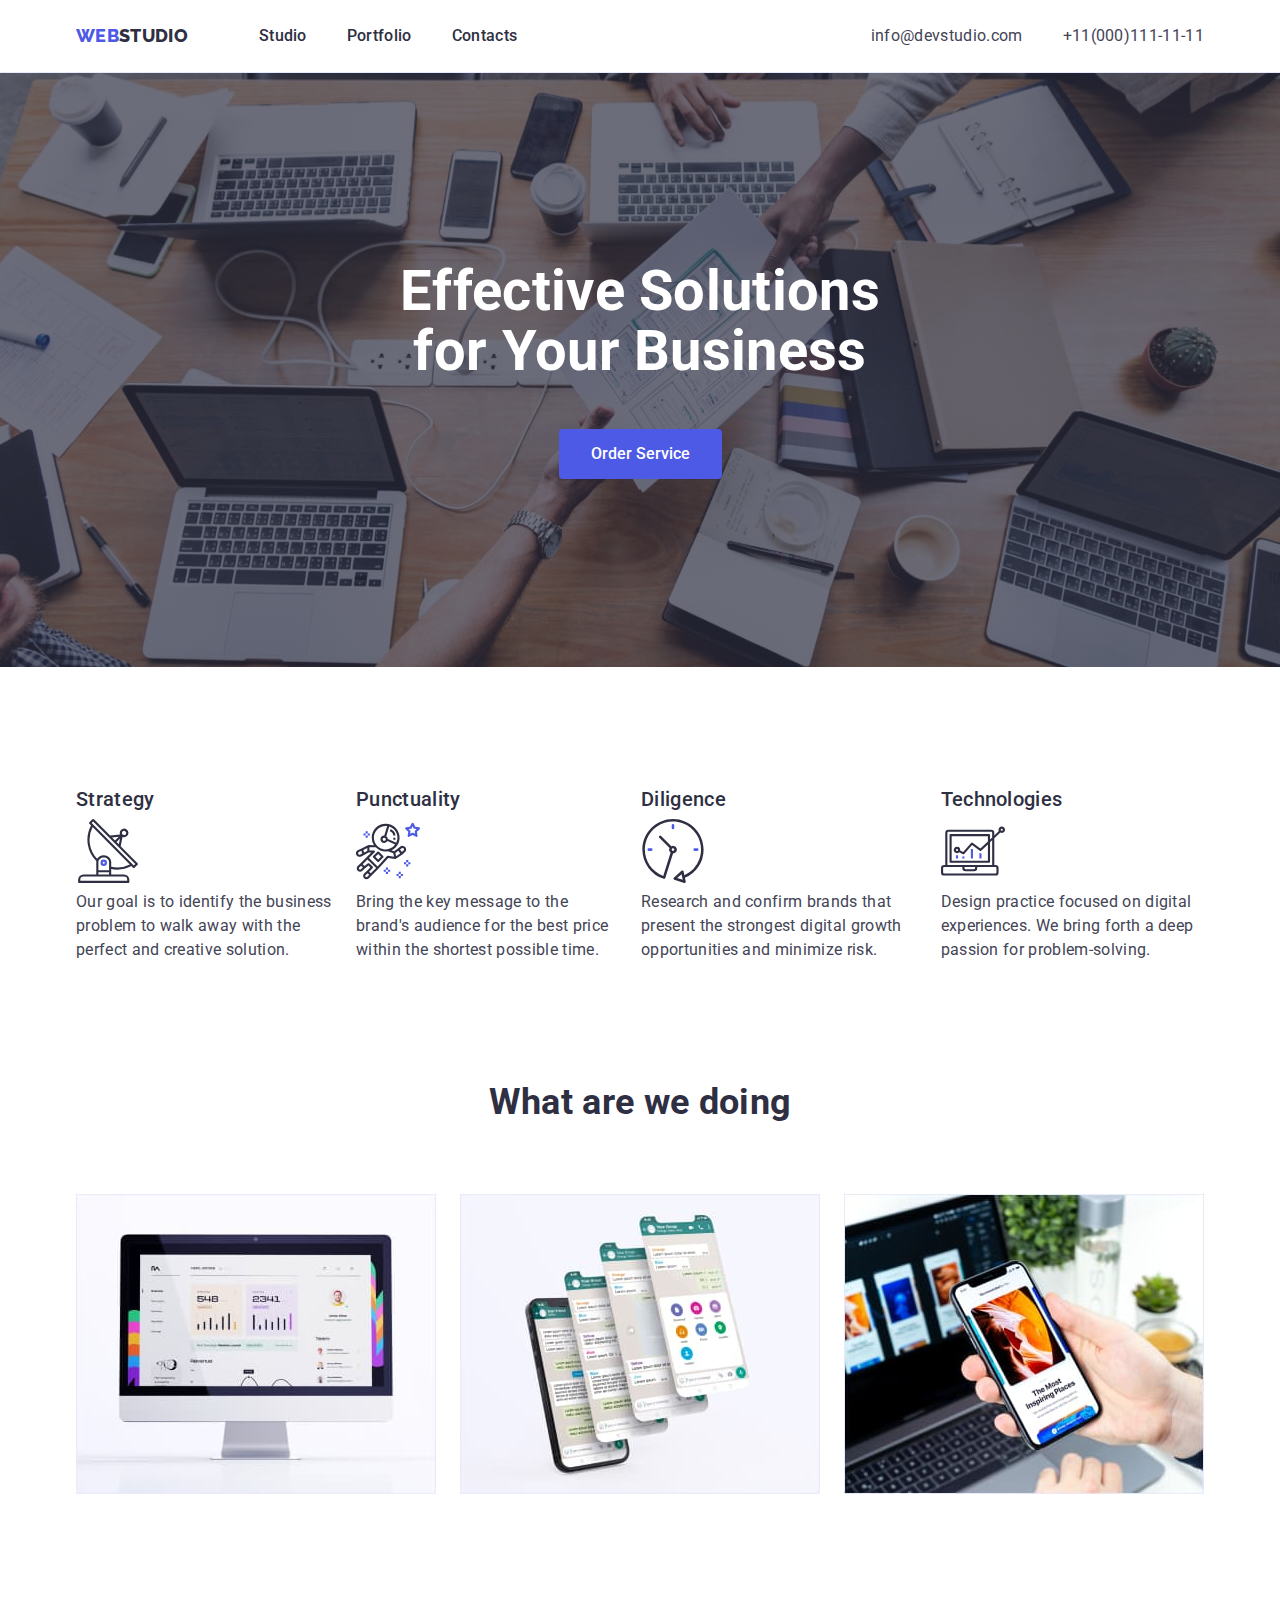
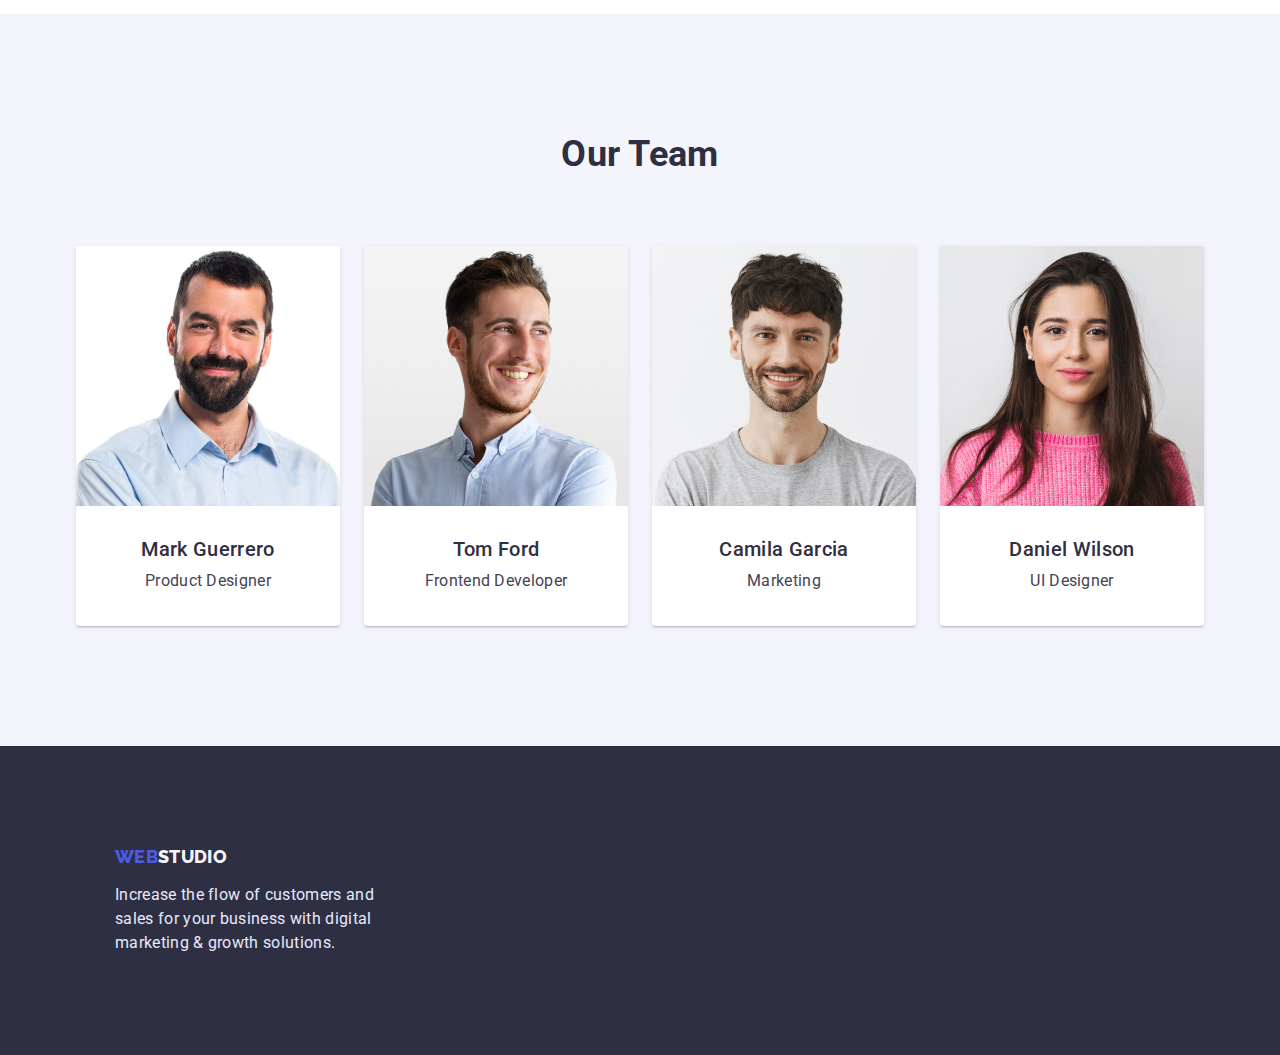
<file: index.html>
<!DOCTYPE html>
<html lang="en">
  <!-- Head -->
  <head>
    <meta charset="UTF-8" />
    <meta http-equiv="X-UA-Compatible" content="IE=edge" />
    <meta name="viewport" content="width=device-width, initial-scale=1.0" />
    <title>Webstudio</title>
    <link
      href="
          https://cdn.jsdelivr.net/npm/modern-normalize@1.1.0/modern-normalize.min.css"
      rel="stylesheet"
    />
    <link
      href="https://fonts.googleapis.com/css2?family=Roboto:wght@400;500;700;900&family=Raleway:wght@800&display=swap"
      rel="stylesheet"
    />
    <link rel="stylesheet" href="./scc/styles.css" />
  </head>
  <body>
    <!-- HEADER -->
    <header class="header">
      <div class="container">
        <nav class="header-nav header-container">
          <a class="header-logo link" href="./index.html"
            >Web<span class="logo-studio">studio</span></a
          >
          <ul class="header-list list header-container">
            <li class="header-item">
              <a class="header-item-link link" href="./index.html">Studio</a>
            </li>
            <li class="header-item">
              <a class="header-item-link link" href="./portfolio.html"
                >Portfolio</a
              >
            </li>
            <li class="header-item">
              <a class="header-item-link link" href="">Contacts</a>
            </li>
          </ul>

          <address class="header-contacts">
            <ul class="header-contacts-list list header-container">
              <li class="contacts-item">
                <a
                  class="contacts-item-email link"
                  href="mailto:info@devstudio.com"
                  >info@devstudio.com</a
                >
              </li>
              <!-- email -->
              <li class="contacts-item header-container">
                <a class="contacts-item-tel link" href="tel:+110001111111"
                  >+11(000)111-11-11</a
                >
              </li>
              <!-- tel. number -->
            </ul>
          </address>
        </nav>
      </div>
    </header>
    <main>
      <!-- Hero -->

      <section class="hero">
        <div class="container">
          <h1 class="hero-main-title">Effective Solutions for Your Business</h1>
          <button class="hero-modal-btn" type="button">Order Service</button>
        </div>
      </section>

      <!-- Description about company -->

      <section class="descr">
        <div class="container">
          <h2 hidden>Description</h2>
          <ul class="descr-list list">
            <li class="descr-item">
              <h3 class="descr-caption">Strategy</h3>
              <svg class="descr-icon" width="64px" height="64px">
                <use href="./img/icon/symbol-defs.svg#icon-antenna"></use>
              </svg>
              <p class="descr-text">
                Our goal is to identify the business problem to walk away with
                the perfect and creative solution.
              </p>
            </li>
            <li class="descr-item">
              <h3 class="descr-caption">Punctuality</h3>
              <svg class="descr-icon" width="64px" height="64px">
                <use href="./img/icon/symbol-defs.svg#icon-astronaut"></use>
              </svg>
              <p class="descr-text">
                Bring the key message to the brand's audience for the best price
                within the shortest possible time.
              </p>
            </li>
            <li class="descr-item">
              <h3 class="descr-caption">Diligence</h3>
              <svg class="descr-icon" width="64px" height="64px">
                <use href="./img/icon/symbol-defs.svg#icon-clock"></use>
              </svg>
              <p class="descr-text">
                Research and confirm brands that present the strongest digital
                growth opportunities and minimize risk.
              </p>
            </li>
            <li class="descr-item">
              <h3 class="descr-caption">Technologies</h3>
              <svg class="descr-icon" width="64px" height="64px">
                <use href="./img/icon/symbol-defs.svg#icon-diagram"></use>
              </svg>
              <p class="descr-text">
                Design practice focused on digital experiences. We bring forth a
                deep passion for problem-solving.
              </p>
            </li>
          </ul>
        </div>
      </section>

      <!-- Company Services -->

      <section class="services">
        <div class="container">
          <h2 class="services-title">What are we doing</h2>
          <ul class="services-list list">
            <li class="services-item">
              <img
                class="service-item-photo"
                src="./img/servises/servises-1.jpg"
                alt="computer screen"
                width="360"
                height="300"
              />
            </li>
            <li class="services-item">
              <img
                class="service-item-photo"
                src="./img/servises/servises-2.jpg"
                alt="screen telephone"
                width="360"
                height="300"
              />
            </li>
            <li class="services-item">
              <img
                class="service-item-photo"
                src="./img/servises/servises-3.jpg"
                alt="telephone with laptop"
                width="360"
                height="300"
              />
            </li>
          </ul>
        </div>
      </section>

      <!-- Team members -->

      <section class="team">
        <div class="container">
          <h2 class="team-subtitle">Our Team</h2>
          <ul class="team-list list">
            <li class="team-item">
              <div class="container-wrapper">
                <img
                  class="team-photo"
                  src="./img/team-members/team-member-1.jpg"
                  alt="smiling man"
                  width="264"
                  height="260"
                />
                <div class="bottom-part">
                  <h3 class="team-name">Mark Guerrero</h3>
                  <p class="team-position">Product Designer</p>
                </div>
              </div>
            </li>
            <li class="team-item">
              <div class="container-wrapper">
                <img
                  class="team-photo"
                  src="./img/team-members/team-member-2.jpg"
                  alt="smaling man looking away"
                  width="264"
                  height="260"
                />
                <div class="bottom-part">
                  <h3 class="team-name">Tom Ford</h3>
                  <p class="team-position">Frontend Developer</p>
                </div>
              </div>
            </li>
            <li class="team-item">
              <div class="container-wrapper">
                <img
                  class="team-photo"
                  src="./img/team-members/team-member-3.jpg"
                  alt="smiling girl in pink sweater"
                  width="264"
                  height="260"
                />
                <div class="bottom-part">
                  <h3 class="team-name">Camila Garcia</h3>
                  <p class="team-position">Marketing</p>
                </div>
              </div>
            </li>
            <li class="team-item">
              <div class="container-wrapper">
                <img
                  class="team-photo"
                  src="./img/team-members/team-member-4.jpg"
                  alt="smiling beardet man"
                  width="264"
                  height="260"
                />
                <div class="bottom-part">
                  <h3 class="team-name">Daniel Wilson</h3>
                  <p class="team-position">UI Designer</p>
                </div>
              </div>
            </li>
          </ul>
        </div>
      </section>
    </main>
    <!-- Footer -->
    <footer class="footer">
      <div class="container">
        <a class="footer-logo link" href="/"
          >Web<span class="footer-logo-studio">studio</span></a
        >
        <p class="footer-text">
          Increase the flow of customers and sales for your business with
          digital marketing & growth solutions.
        </p>
      </div>
    </footer>
  </body>
</html>
</file>
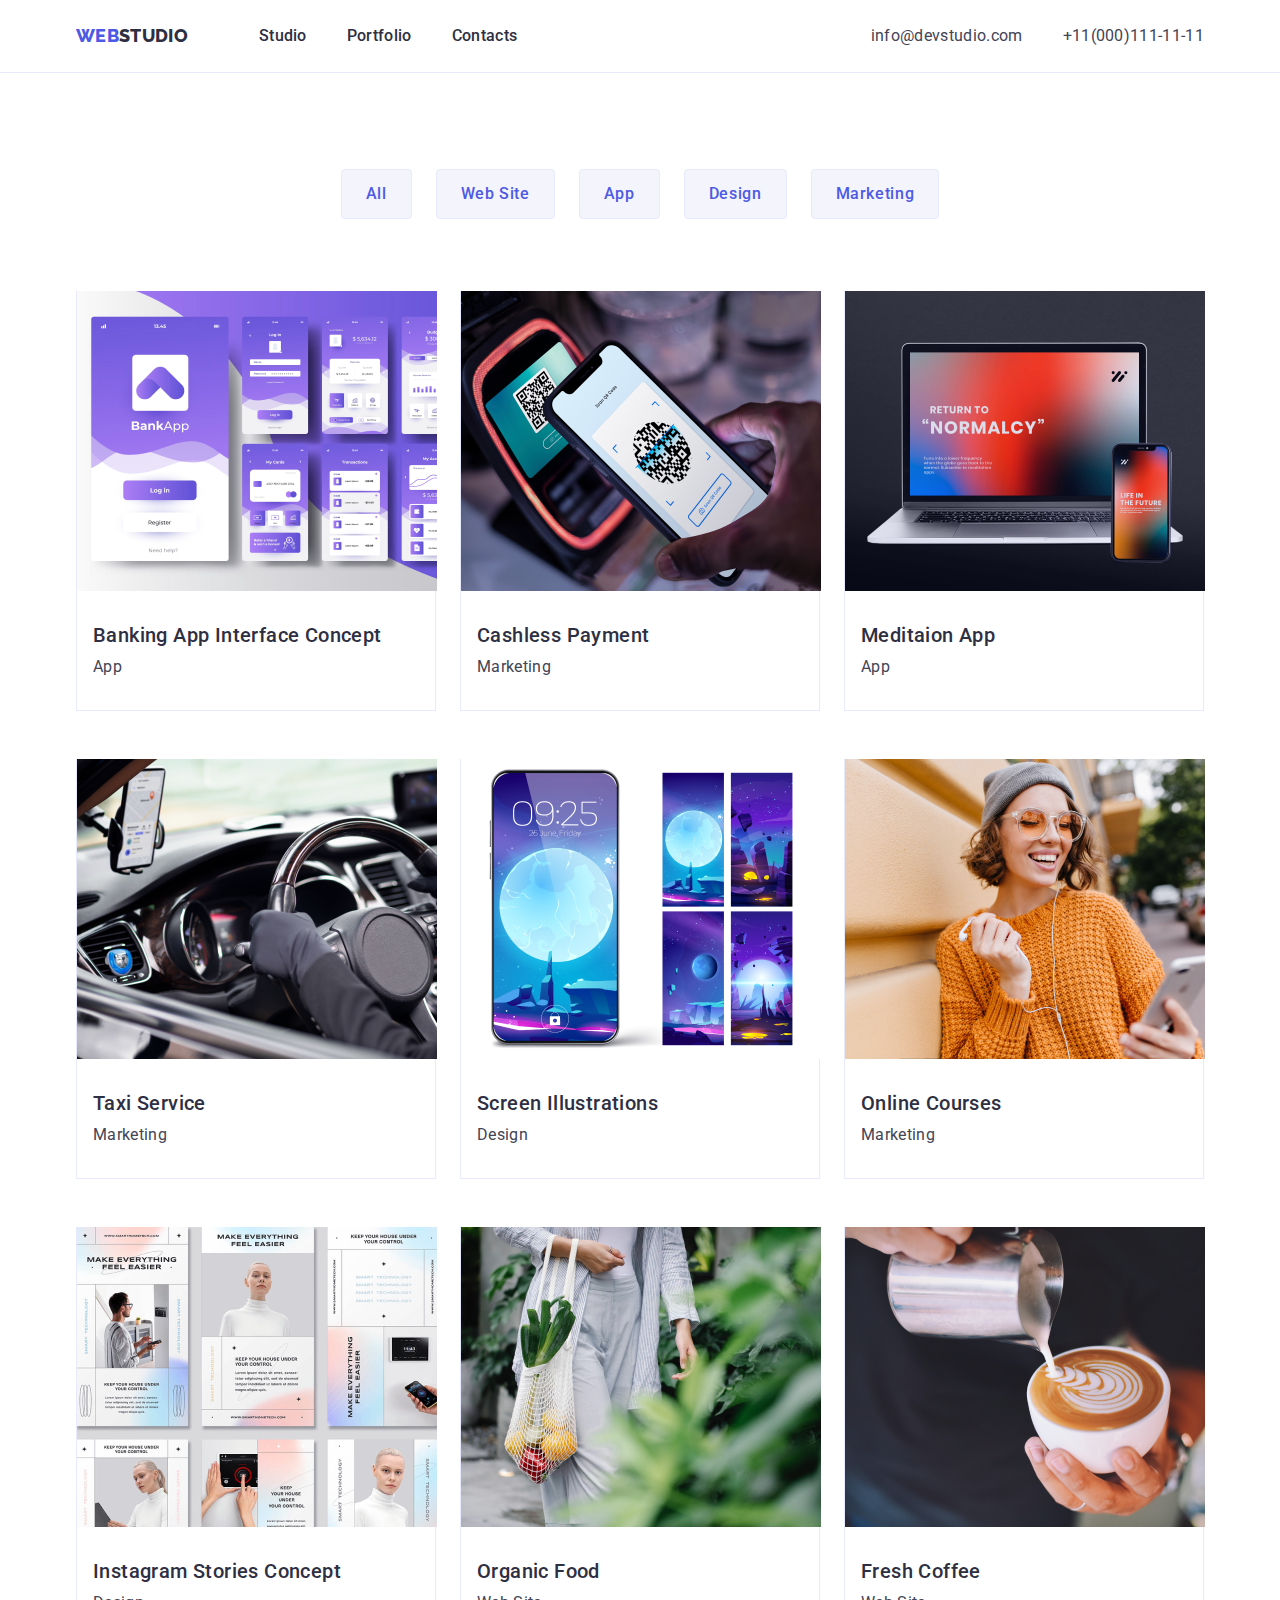
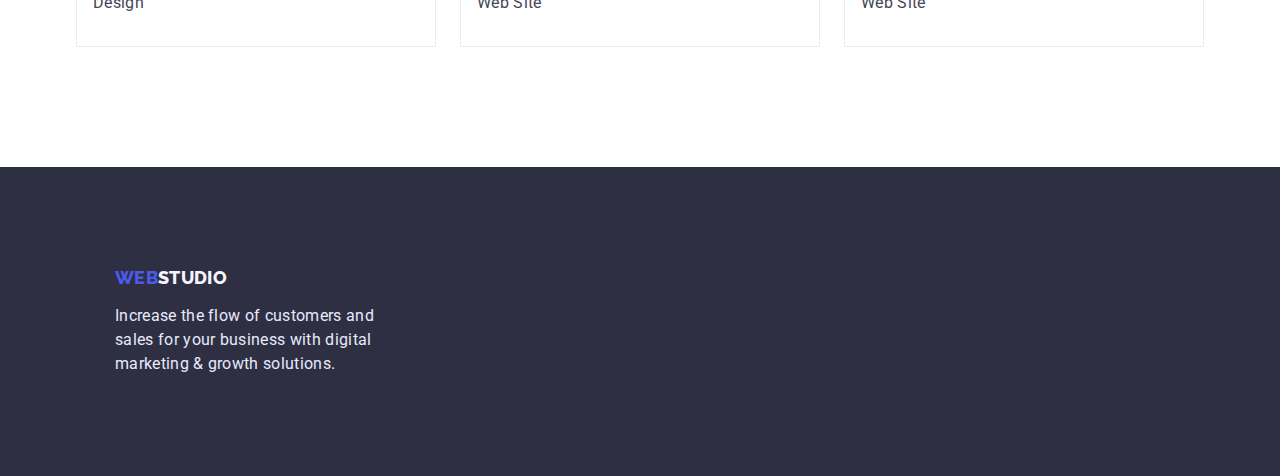
<file: portfolio.html>
<!DOCTYPE html>
<html lang="en">
  <!-- Head -->
  <head>
    <meta charset="UTF-8" />
    <meta http-equiv="X-UA-Compatible" content="IE=edge" />
    <meta name="viewport" content="width=device-width, initial-scale=1.0" />
    <title>Webstudio</title>
    <link
      href="
    https://cdn.jsdelivr.net/npm/modern-normalize@1.1.0/modern-normalize.min.css"
      rel="stylesheet"
    />

    <link
      href="https://fonts.googleapis.com/css2?family=Roboto:wght@400;500;700;900&family=Raleway:wght@800&display=swap"
      rel="stylesheet"
    />
    <link rel="stylesheet" href="./scc/styles.css" />
  </head>
  <body>
    <!-- HEADER -->
    <header class="header">
      <div class="container">
        <nav class="header-nav header-container">
          <a class="header-logo link" href="./index.html"
            >Web<span class="logo-studio">studio</span></a
          >
          <ul class="header-list list header-container">
            <li class="header-item">
              <a class="header-item-link link" href="./index.html">Studio</a>
            </li>
            <li class="header-item">
              <a class="header-item-link link" href="./portfolio.html"
                >Portfolio</a
              >
            </li>
            <li class="header-item">
              <a class="header-item-link link" href="">Contacts</a>
            </li>
          </ul>

          <address class="header-contacts">
            <ul class="header-contacts-list list header-container">
              <li class="contacts-item">
                <a
                  class="contacts-item-email link"
                  href="mailto:info@devstudio.com"
                  >info@devstudio.com</a
                >
              </li>
              <!-- email -->
              <li class="contacts-item header-container">
                <a class="contacts-item-tel link" href="tel:+110001111111"
                  >+11(000)111-11-11</a
                >
              </li>
              <!-- tel. number -->
            </ul>
          </address>
        </nav>
      </div>
    </header>

    <!-- Main -->

    <main>
      <section class="portfolio">
        <div class="container">
          <h1 hidden>Portfolio</h1>
          <ul class="portfolio-list-btn list">
            <li class="link">
              <button class="portfolio-item-btn" type="button">All</button>
            </li>
            <li class="link">
              <button class="portfolio-item-btn" type="button">Web Site</button>
            </li>
            <li class="link">
              <button class="portfolio-item-btn" type="button">App</button>
            </li>
            <li class="link">
              <button class="portfolio-item-btn" type="button">Design</button>
            </li>
            <li class="link">
              <button class="portfolio-item-btn" type="button">
                Marketing
              </button>
            </li>
          </ul>
          <ul class="portfolio-list list">
            <li class="portfolio-list-item">
              <div class="frame-container">
                <a class="link" href="">
                  <img
                    src="./img/portfolio-1.png"
                    alt="app inerface photo"
                    width="360"
                    height="300"
                  />
                   <div class="portfolio-bottom">
                  <h2 class="portfolio-caption">
                    Banking App Interface Concept
                  </h2>
                  <p class="portfolio-text">App</p>
                  </div>
                </a>
                  </div>
            </li>

            <li class="portfolio-list-item">
              <div class="frame-container">
                <a class="link" href="">
                  <img
                    src="./img/portfolio-2.png"
                    alt="phone scans qrcode"
                    width="360"
                    height="300"
                  />
                 <div class="portfolio-bottom">
                  <h2 class="portfolio-caption">Cashless Payment</h2>
                  <p class="portfolio-text">Marketing</p>
                 </div>
                </a>
              </div>
            </li>

            <li class="portfolio-list-item">
              <div class="frame-container">
                <a class="link" href="">
                  <img
                    src="./img/portfolio-3.png"
                    alt="laptop and phone with the same app"
                    width="360"
                    height="300"
                  />
                  <div class="portfolio-bottom">
                  <h2 class="portfolio-caption">Meditaion App</h2>
                  <p class="portfolio-text">App</p>
                  </div>
                </a>
              </div>
            </li>

            <li class="portfolio-list-item">
              <div class="frame-container">
                <a class="link" href="">
                  <img
                    src="./img/portfolio-4.png"
                    alt="man sitting at the wheel of a car"
                    width="360"
                    height="300"
                  />
                  <div class="portfolio-bottom">
                  <h2 class="portfolio-caption">Taxi Service</h2>
                  <p class="portfolio-text">Marketing</p>
                </div>
                </a>
              </div>
            </li>
            
            <li class="portfolio-list-item">
              <div class="frame-container">
                <a class="link" href="">
                  <img
                    src="./img/portfolio-5.png"
                    alt="phone with the moon on the screen"
                    width="360"
                    height="300"
                  />
                  <div class="portfolio-bottom">
                  <h2 class="portfolio-caption">Screen Illustrations</h2>
                  <p class="portfolio-text">Design</p>
                  </div>
                </a>
              </div>
            </li>

            <li class="portfolio-list-item">
              <div class="frame-container">
                <a class="link" href="">
                  <img
                    src="./img/portfolio-6.png"
                    alt="a girl in an oranje sweater speaks on a video call"
                    width="360"
                    height="300"
                  />
                  <div class="portfolio-bottom">
                  <h2 class="portfolio-caption">Online Courses</h2>
                  <p class="portfolio-text">Marketing</p>
                  </div>
                </a>
              </div>
            </li>
            <li class="portfolio-list-item">
              <div class="frame-container">
                <a class="link" href="">
                  <img
                    src="./img/portfolio-7.png"
                    alt="instagram page screenshots"
                    width="360"
                    height="300"
                  />
                  <div class="portfolio-bottom">
                  <h2 class="portfolio-caption">Instagram Stories Concept</h2>
                  <p class="portfolio-text">Design</p>
                </div>
                </a>
              </div>
            </li>
            <li class="portfolio-list-item">
              <div class="frame-container">
                <a class="link" href="">
                  <img
                    src="./img/portfolio-8.png"
                    alt="girl with a bag of vegetables and fruits"
                    width="360"
                    height="300"
                  />
                  <div class="portfolio-bottom">
                  <h2 class="portfolio-caption">Organic Food</h2>
                  <p class="portfolio-text">Web Site</p>
                  </div>
                </a>
              </div>
            </li>
            <li class="portfolio-list-item">
              <div class="frame-container">
                <a class="link" href="">
                  <img
                    src="./img/portfolio-9.png"
                    alt="barista makes pattern pouring milk into coffee"
                    width="360"
                    height="300"
                  />
                  <div class="portfolio-bottom">
                  <h2 class="portfolio-caption">Fresh Coffee</h2>
                  <p class="portfolio-text">Web Site</p>
                  </div>
                </a>
              </div>
            </li>
          </ul>
        </div>
      </section>
    </main>

    <!-- Footer -->
    <footer class="footer">
      <div class="container">
        <a class="footer-logo link" href="/"
          >Web<span class="footer-logo-studio">studio</span></a
        >
        <p class="footer-text">
          Increase the flow of customers and sales for your business with
          digital marketing & growth solutions.
        </p>
      </div>
    </footer>
  </body>
</html>
</file>
<file: scc/styles.css>
body {
  background-color: var(--color-white);
  color: var(--color-slate);
  font-family: "Roboto", sans-serif;
  font-weight: 400;
  font-size: 16px;
  line-height: calc(24 / 16);
  letter-spacing: 0.02em;
}

h1,
h2,
h3,
h4,
p {
  margin-bottom: 0;
  margin-top: 0;
}
ul {
  margin-bottom: 0;
  margin-top: 0;
  padding-left: 0;
}
img {
  display: block;
}
.list {
  list-style: none;
}
.link {
  text-decoration: none;
}

:root {
  --color-iris: #4d5ae5;
  --color-ocean: #404bbf;
  --color-navy-blue: #2e2f42;
  --color-green: #31d0aa;
  --color-slate: #434455;
  --color-light-slate: #8e8f99;
  --color-cornflower: #e7e9fc;
  --color-cloud: #f4f4fd;
  --color-navy-blue-modal: #2e2f42;
  --color-grey: #2e2f42;
  --color-white: #ffffff;
}
.container {
  width: 1158px;
  margin-left: auto;
  margin-right: auto;
  padding-left: 15px;
  padding-right: 15px;
}
.header-list {
  display: flex;
  gap: 40px;
}

/* HEADER */
.header {
  padding: 24px 0;
  border-bottom: 1px solid #e7e9fc;
}

.header-container {
  display: flex;
  align-items: center;
}
.header-logo {
  font-family: "Raleway", sans-serif;
  font-style: normal;
  font-weight: 800;
  font-size: 18px;
  line-height: calc(24 / 18);
  display: inline-block;
  color: var(--color-iris);
  margin-right: 71px;
  text-transform: uppercase;
}
.logo-studio {
  color: var(--color-grey);
}
.header-item-link {
  font-weight: 500;
  color: var(--color-navy-blue-modal);
}
.header-contacts {
  margin-left: auto;
}
.header-contacts-list {
  column-gap: 40px;
}

.header-item-link:hover,
.header-item-link:focus {
  color: var(--color-ocean);
}
.contacts-item-email {
  color: var(--color-slate);
  font-style: normal;
}
.contacts-item-email:hover,
.contacts-item-email:focus {
  color: var(--color-ocean);
}
.contacts-item-tel {
  color: var(--color-slate);
  font-style: normal;
}
.contacts-item-tel:hover,
.contacts-item-tel:focus {
  color: var(--color-ocean);
}

/* HERO */

.hero {
  background-image: linear-gradient(
      rgba(46, 47, 66, 0.7),
      rgba(46, 47, 66, 0.7)
    ),
    url(../img/hero/people-office\ 1.jpg);
  background-repeat: no-repeat;
  background-position: center;
  background-size: 1440px 600px;
  padding: 188px 0;
  text-align: center;
}
.hero-main-title {
  font-weight: 700;
  font-size: 56px;
  line-height: calc(60 / 56);
  width: 500px;
  color: var(--color-white);
  margin: auto;
  margin-bottom: 48px;
}
.hero-modal-btn {
  background: var(--color-iris);
  color: var(--color-white);
  font-weight: 500;
  display: inline-flex;
  padding: 16px 32px;
  align-items: center;
  justify-content: center;
  border: none;
  border-radius: 4px;
}
.hero-modal-btn:hover,
.hero-modal-btn:focus {
  background-color: var(--color-ocean);
  cursor: pointer;
}

/* DESCRIPTION ABOUT CONPANY */
.descr-icons {
  display: flex;
  align-items: center;
  justify-content: center;
}
.descr {
  padding: 120px 0 120px 0;
}
.descr-list {
  display: flex;
  column-gap: 24px;
}
.descr-caption {
  font-weight: 500;
  font-size: 20px;
  line-height: calc(24 / 20);
  color: var(--color-navy-blue);
  margin-bottom: 8px;
}

/* SERVICES */
.services {
  padding-bottom: 120px;
}
.services-title {
  font-weight: 700;
  font-size: 36px;
  line-height: calc(40 / 36);
  text-align: center;
  color: var(--color-navy-blue);
  margin: 0 0 72px 0;
}

.services-list {
  display: flex;
  column-gap: 24px;
}

/* Team */
.team {
  background: #f4f4fd;
  padding: 120px 0px;
}
.team-item {
  background-color: #ffffff;
}

.team-subtitle {
  font-weight: 700;
  font-size: 36px;
  line-height: calc(40 / 36);
  text-align: center;
  color: var(--color-grey);
  margin: 0px 0 72px 0;
}
.bottom-part {
  padding: 32px 16px;
  text-align: center;
}
.team-list {
  display: flex;
  column-gap: 24px;
}
.team-name {
  font-weight: 500;
  font-size: 20px;
  line-height: calc(40 / 36);
  color: var(--color-navy-blue-modal);
  margin-bottom: 8px;
}
.container-wrapper {
  width: 264px;
  height: 380px;
  box-shadow: 0px 1px 6px rgba(46, 47, 66, 0.08),
    0px 1px 1px rgba(46, 47, 66, 0.16), 0px 2px 1px rgba(46, 47, 66, 0.08);
  border-radius: 0px 0px 4px 4px;
  border-top: none;
}
/* FOOTER */

.footer {
  background: var(--color-navy-blue-modal);
  padding: 100px;
}

.footer-logo {
  font-family: "Raleway", sans-serif;
  font-style: normal;
  font-weight: 800;
  font-size: 18px;
  line-height: calc(21 / 18);
  display: flex;
  text-transform: uppercase;
  color: var(--color-iris);
}
.footer-logo-studio {
  color: var(--color-cloud);
}
.footer-text {
  color: var(--color-cornflower);
  width: 264px;
  height: 72px;
  margin-top: 16px;
}

/* portfolio */

.portfolio {
  padding-top: 96px;
  padding-bottom: 120px;
}

.portfolio-caption {
  font-weight: 500;
  font-size: 20px;
  line-height: calc(24 / 20);
  letter-spacing: 0.02em;
  color: var(--color-navy-blue);
  margin-bottom: 8px;
}
.portfolio-item-btn {
  padding: 12px 24px;
  border: none;
  color: var(--color-iris);
  border-radius: 4px;
  background: #f4f4fd;
  border: 1px solid #e7e9fc;
  font-weight: 500;
  font-size: 16px;
  line-height: calc(24 / 16);
  align-items: center;
  text-align: center;
  letter-spacing: 0.04em;
}

.portfolio-item-btn:focus,
.portfolio-item-btn:hover {
  background-color: var(--color-ocean);
  cursor: pointer;
  color: #ffffff;
}
.portfolio-text {
  color: var(--color-slate);
}

.portfolio-list-btn {
  color: var(--color-iris);
  align-items: center;
  justify-content: center;
  display: flex;
  flex-wrap: wrap;
  column-gap: 24px;
  margin-bottom: 72px;
}
.portfolio-list {
  display: flex;
  flex-wrap: wrap;
  column-gap: 24px;
  row-gap: 48px;
  margin-top: 72px;
}

.portfolio-list-item {
  flex-basis: calc(100%-24px * 2) / 3;
}
.frame-container {
  width: 360px;
  height: 420px;
  border: 1px solid #e7e9fc;
  border-top: none;
}

.portfolio-bottom {
  padding: 32px 0px 32px 16px;
}
</file>
